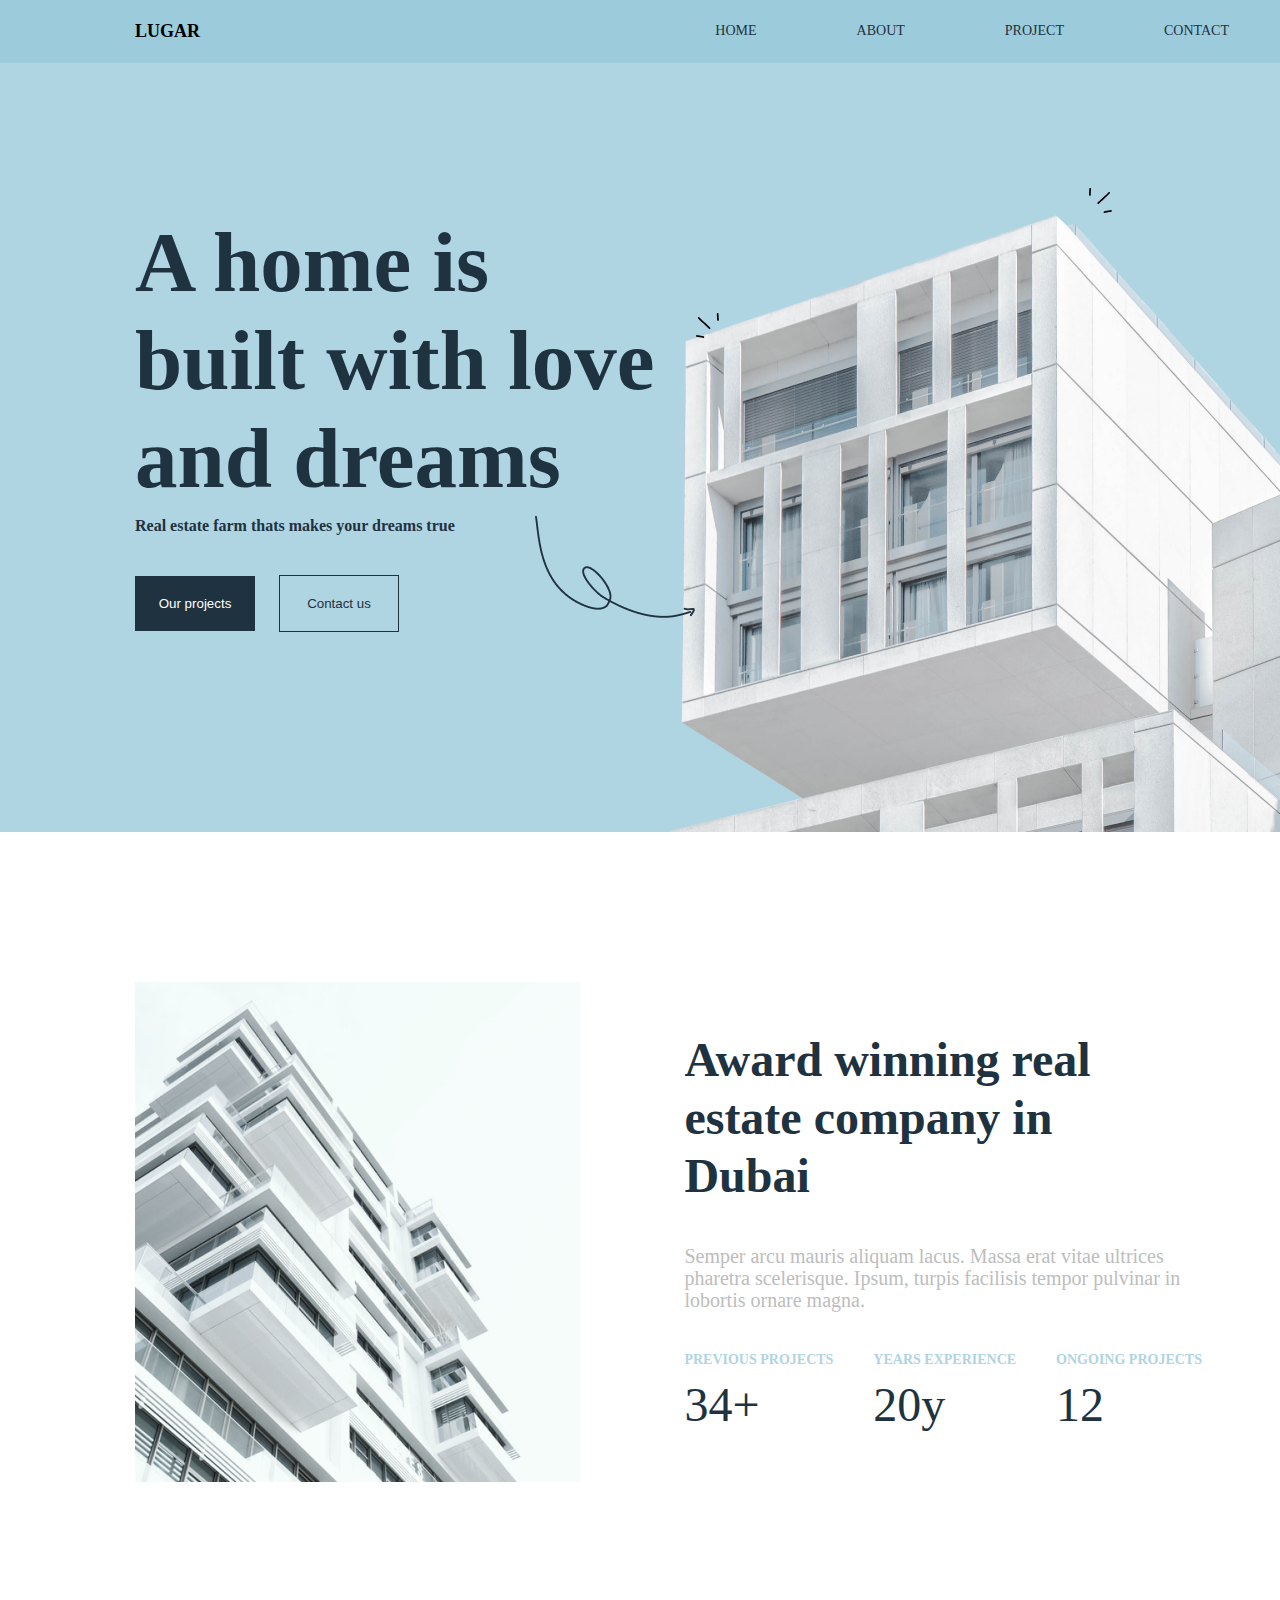
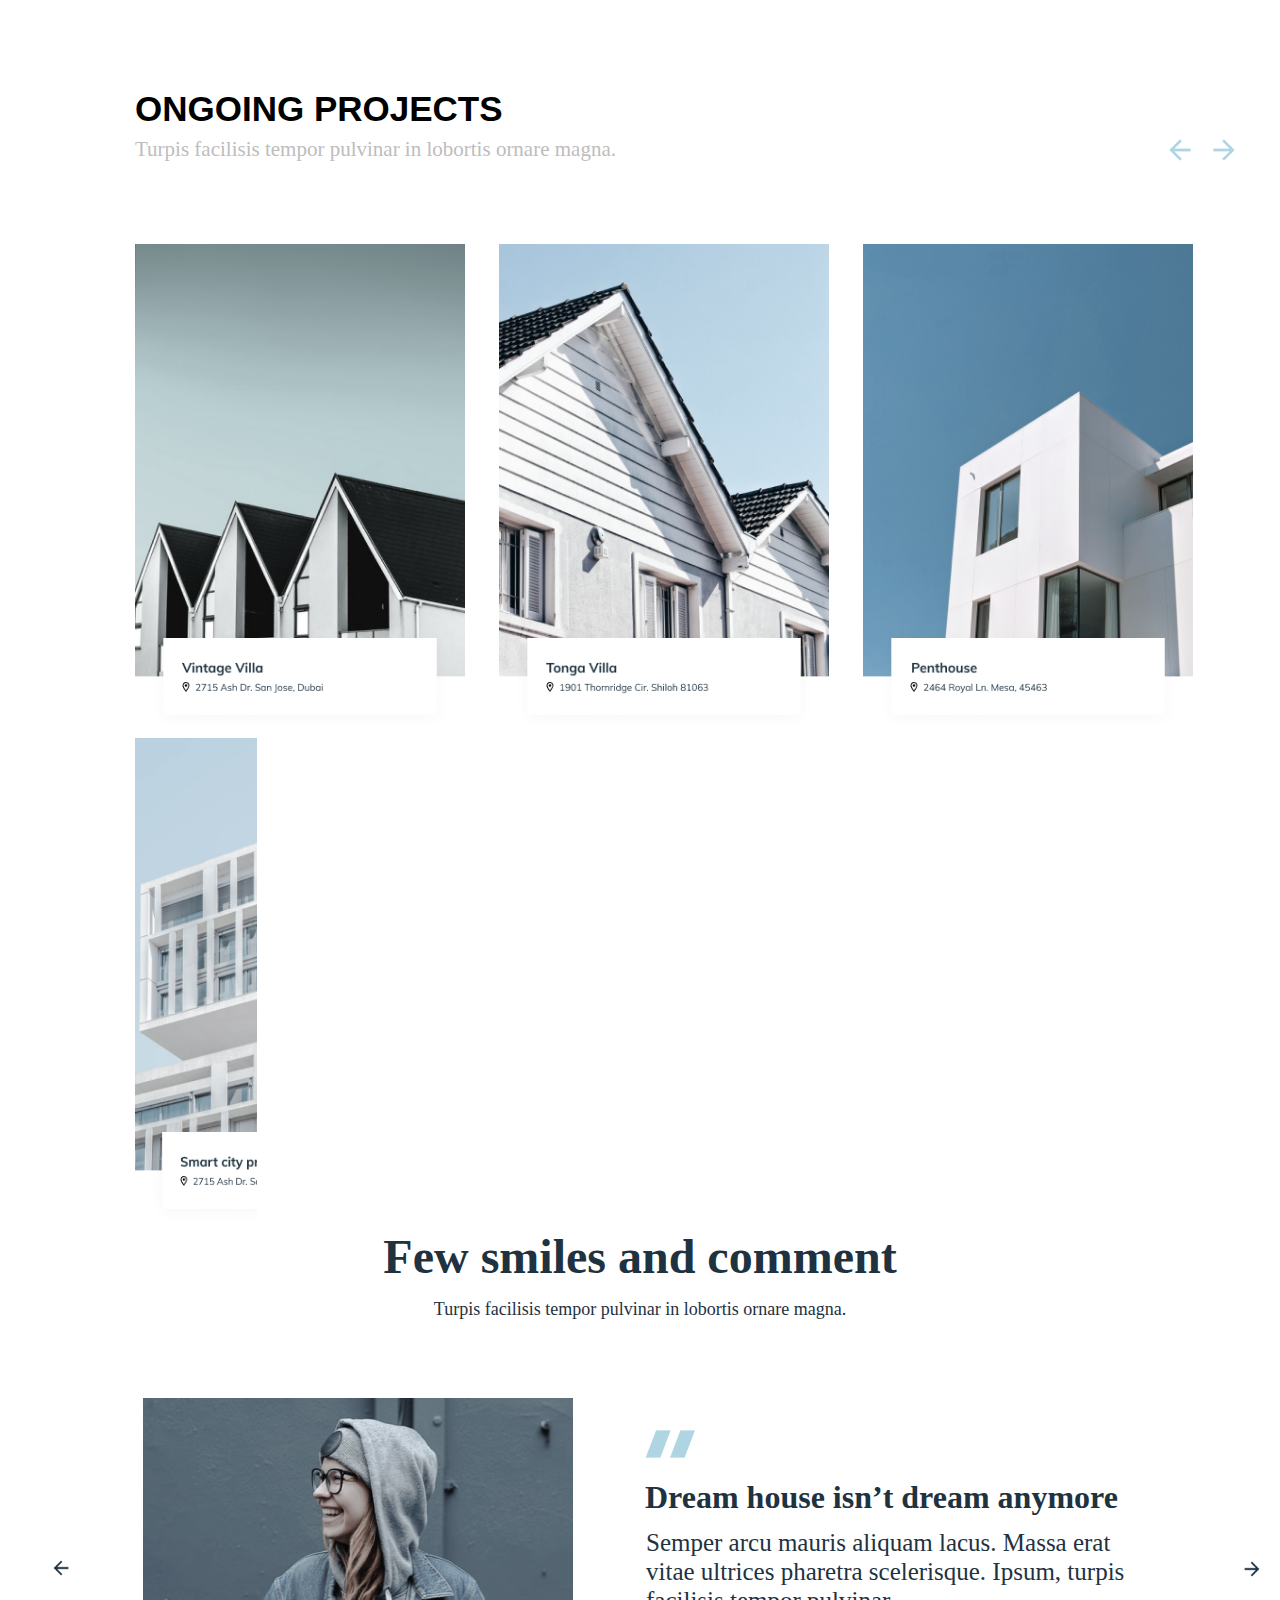
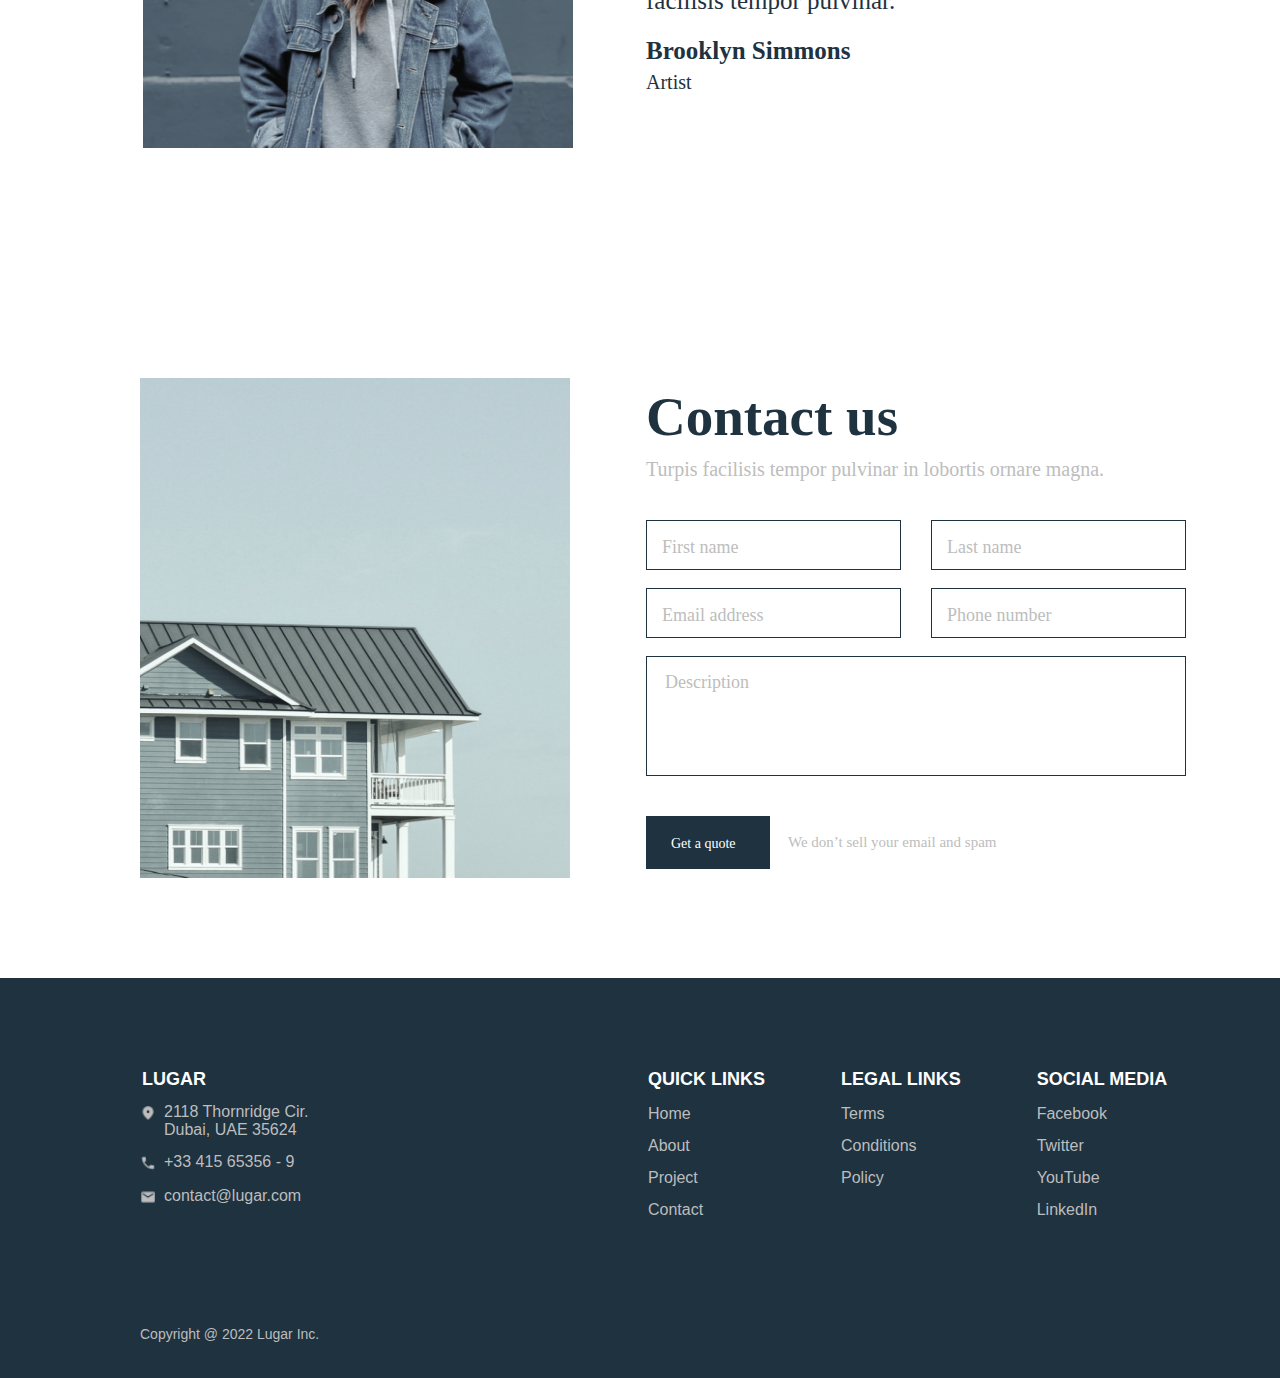
<file: index.html>
<html>
  <head> 
    <title>Estate project design</title>
    <link rel="stylesheet" href="style.css" type="text/css"/>
  </head>
  <body>
    <!--------------------page one tags-------------------------------->
    <div class="page1">
      <div class="headlist">
        <div class="frttitle"><li class="listfrt">LUGAR</li></div>
        <div class="listview">
        <li class="list">HOME</li>
        <li class="list">ABOUT</li>
        <li class="list">PROJECT</li>
        <li class="list">CONTACT</li>
        </div>
      </div>
      <div class="built">
        <div class="leftbld">
          <h1 class="headline">
            A home is  <br />
            built with love  <br />
            and dreams
          </h1>
          <img class="arrowimg" src="./images/arrow.png" />
          <h4 class="para">Real estate farm thats makes your dreams true</h4>
          <div class="btn">
            <button id="btn1">Our projects</button>
            <button id="btn2">Contact us</button>
          </div>
        </div>
        <div class="rightbld">
          <img class="leftslh" src="./images/leftslash.png" />
          <img class="rightslh" src="./images/rightslash.png" />
          <img class="buildimg" src="./images/build.png" />
        </div>
      </div>
    </div>

    <!--------------------page second tags-------------------------------->

    <div class="page2">
      <div class="leftpart">
        <img class="leftimgbld" src="./images/left build.png" />
      </div>
      <div class="rightpart">
        <h1 class="estatedubai">
          Award winning real <br />
          estate company in <br />
          Dubai
        </h1>
        <h4 class="estatepara">
          Semper arcu mauris aliquam lacus. Massa erat vitae ultrices <br />
          pharetra scelerisque. Ipsum, turpis facilisis tempor pulvinar in
          <br />
          lobortis ornare magna.
        </h4>
        <div class="companydts">
          <div>
            <h4 class="pre">PREVIOUS PROJECTS</h4>
            <h1 class="frtnum">34+</h1>
          </div>
          <div>
            <h4 class="pre year">YEARS EXPERIENCE</h4>
            <h1 class="frtnum yearnum">20y</h1>
          </div>
          <div>
            <h4 class="pre exp">ONGOING PROJECTS</h4>
            <h1 class="frtnum expnum">12</h1>
          </div>
        </div>
      </div>
    </div>

    <!--------------------page third tags-------------------------------->

    <div class="page3">
      <div class="leftpropara">
      <h1 class="gopjt">ONGOING PROJECTS</h1>
      <h4 class="magna">
        Turpis facilisis tempor pulvinar in lobortis ornare magna.
      </h4>
      </div>
      <img class="doublearw" src="./images/doublearrow.png" />
      <div class="allcard">
        <img class="card1" src="./images/Card 1.png" />
        <img class="card1" src="./images/Card 2.png" />
        <img class="card1" src="./images/Card 3.png" />
        <img class="card2" src="./images/Card 4.png" />
      </div>
    </div>

    <!--------------------page fourth tags-------------------------------->

    <div class="page4">
      <h1 class="cmthead">Few smiles and comment</h1>
      <h4 class="temp">
        Turpis facilisis tempor pulvinar in lobortis ornare magna.
      </h4>
    </div>

    <div class="imagerow">
      <div class="left4">
        <img class="backarw" src="./images/arrow-back.png" />
        <img class="girlimg" src="./images/girl.png" />
      </div>
      <div class="right4">
        <img class="slhtwo" src="./images/slashtwo.png" />
        <h1 class="drmhome">Dream house isn’t dream anymore</h1>
        <h4 class="temppara">
          Semper arcu mauris aliquam lacus. Massa erat <br />
          vitae ultrices pharetra scelerisque. Ipsum, turpis
          <img class="frwordarw" src="./images/arrow-forward.png" /> <br />
          facilisis tempor pulvinar.
        </h4>
        <h2 class="sim">Brooklyn Simmons</h2>
        <h3 class="Art">Artist</h3>
      </div>
    </div>

    <!--------------------page fifth tags-------------------------------->

    <div class="page5">
      <div class="lefthomepart">
        <img class="lefthome" src="./images/lefthome.png" />
      </div>
      <div class="Contactpart">
        <h1 class="Contactpara">Contact us</h1>
        <h4 class="paracon">
          Turpis facilisis tempor pulvinar in lobortis ornare magna.
        </h4>
        <button class="frtname">First name</button>
        <button class="frtname">Last name</button>
        <button class="frtname">Email address</button>
        <button class="frtname">Phone number</button>
        <button class="desc">Description</button>
        <div class="getpara">
          <button class="quote">Get a quote</button>
          <h4 class="spam">We don’t sell your email and spam</h4>
        </div>
      </div>
    </div>

    <!--------------------page sixth tags-------------------------------->

    <div class="page6">
      <div class="firstheadall">
        <h2 class="footerhead">LUGAR</h2>
        <div class="identify">
          <img class="locate" src="./images/location.png" />
          <h3 class="address">
            2118 Thornridge Cir.<br />
            Dubai, UAE 35624
          </h3>
        </div>
        <div class="identify">
          <img class="locate phone" src="./images/phone.png" />
          <h3 class="address callno">+33 415 65356 - 9</h3>
        </div>
        <div class="identify">
          <img class="locate email" src="./images/email.png" />
          <h3 class="address emailid">contact@lugar.com</h3>
        </div>
        <h3 class="copyright">Copyright @ 2022 Lugar Inc.</h3>
      </div>

      <div class="secondheadall">
        <div class="link1">
          <h2 class="footerhead quick">QUICK LINKS</h2>
          <h3 class="subname">Home</h3>
          <h3 class="subname">About</h3>
          <h3 class="subname">Project</h3>
          <h3 class="subname">Contact</h3>
        </div>

        <div class="link1">
          <h2 class="footerhead legal">LEGAL LINKS</h2>
          <h3 class="subname llink">Terms</h3>
          <h3 class="subname llink">Conditions</h3>
          <h3 class="subname llink">Policy</h3>
        </div>

        <div class="link1">
          <h2 class="footerhead legal">SOCIAL MEDIA</h2>
          <h3 class="subname llink">Facebook</h3>
          <h3 class="subname llink">Twitter</h3>
          <h3 class="subname llink">YouTube</h3>
          <h3 class="subname llink">LinkedIn</h3>
        </div>
      </div>
    </div>
  </body>
</html>
</file>
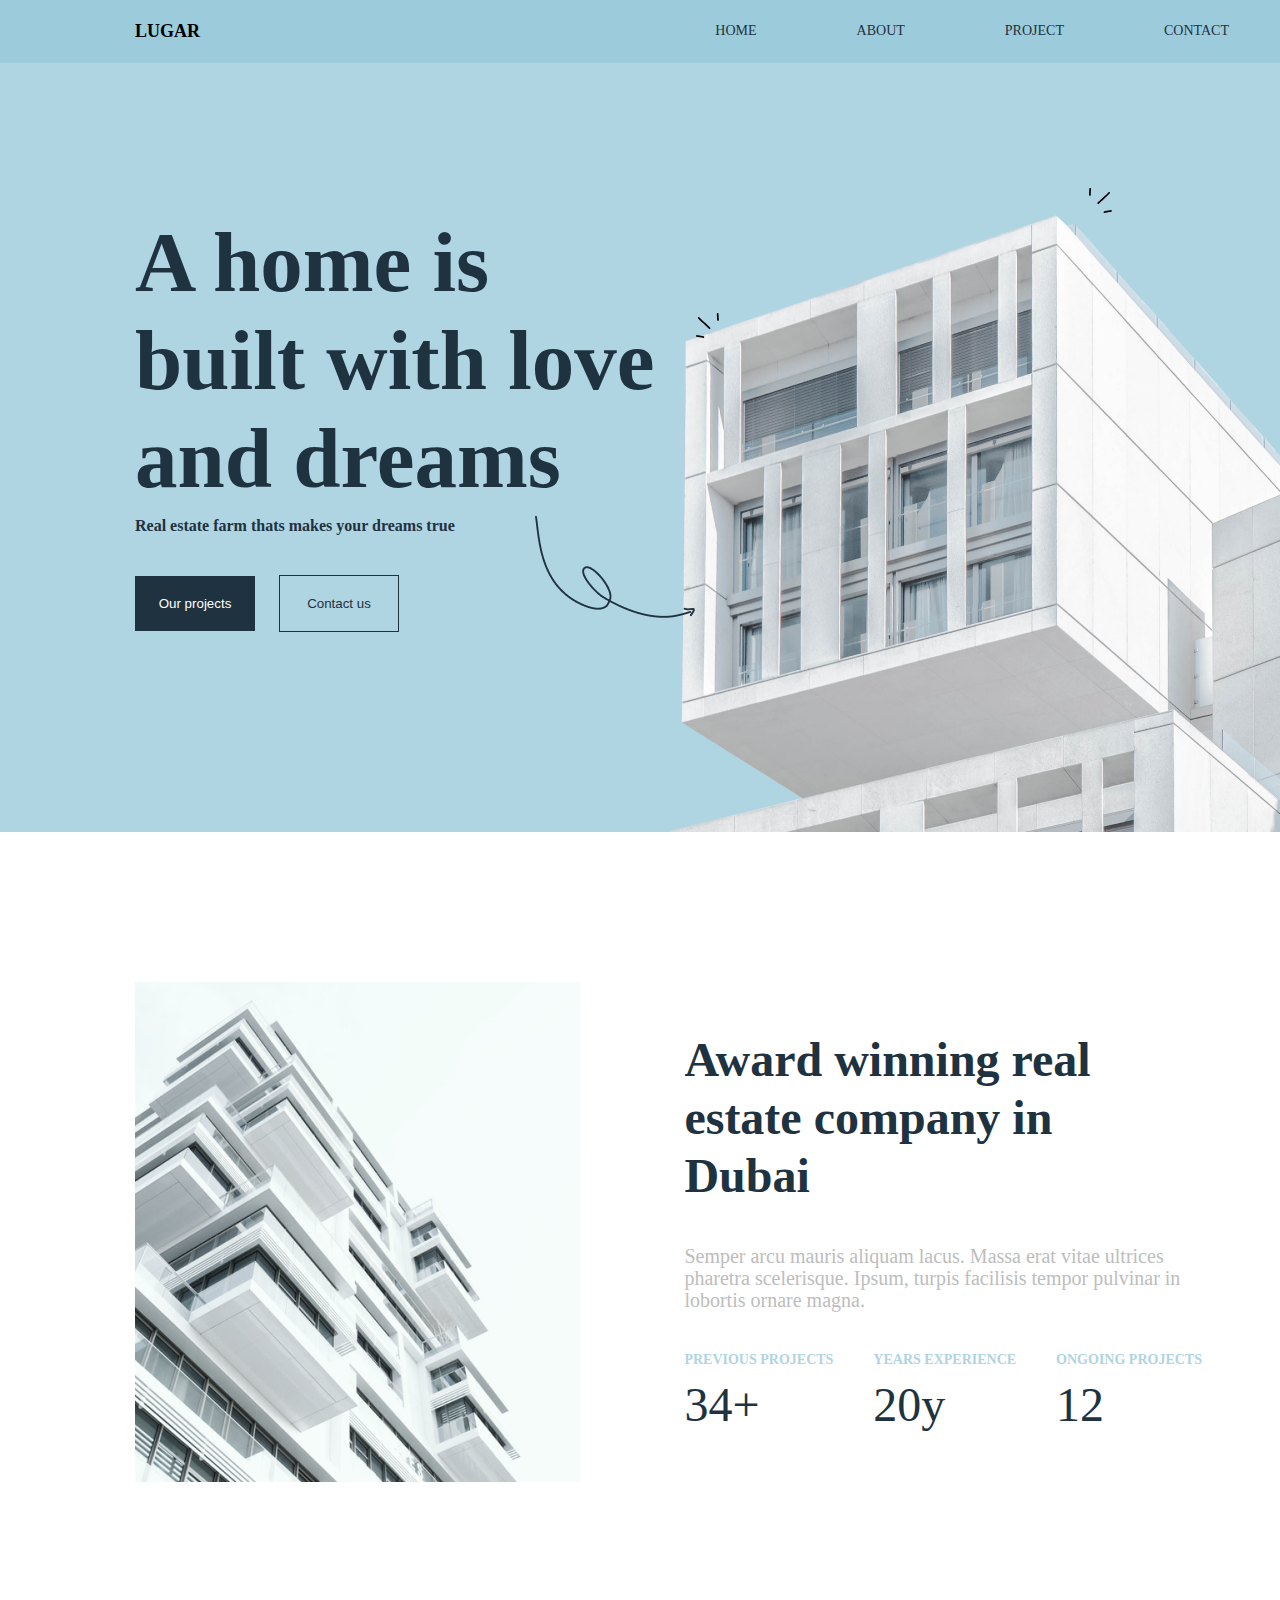
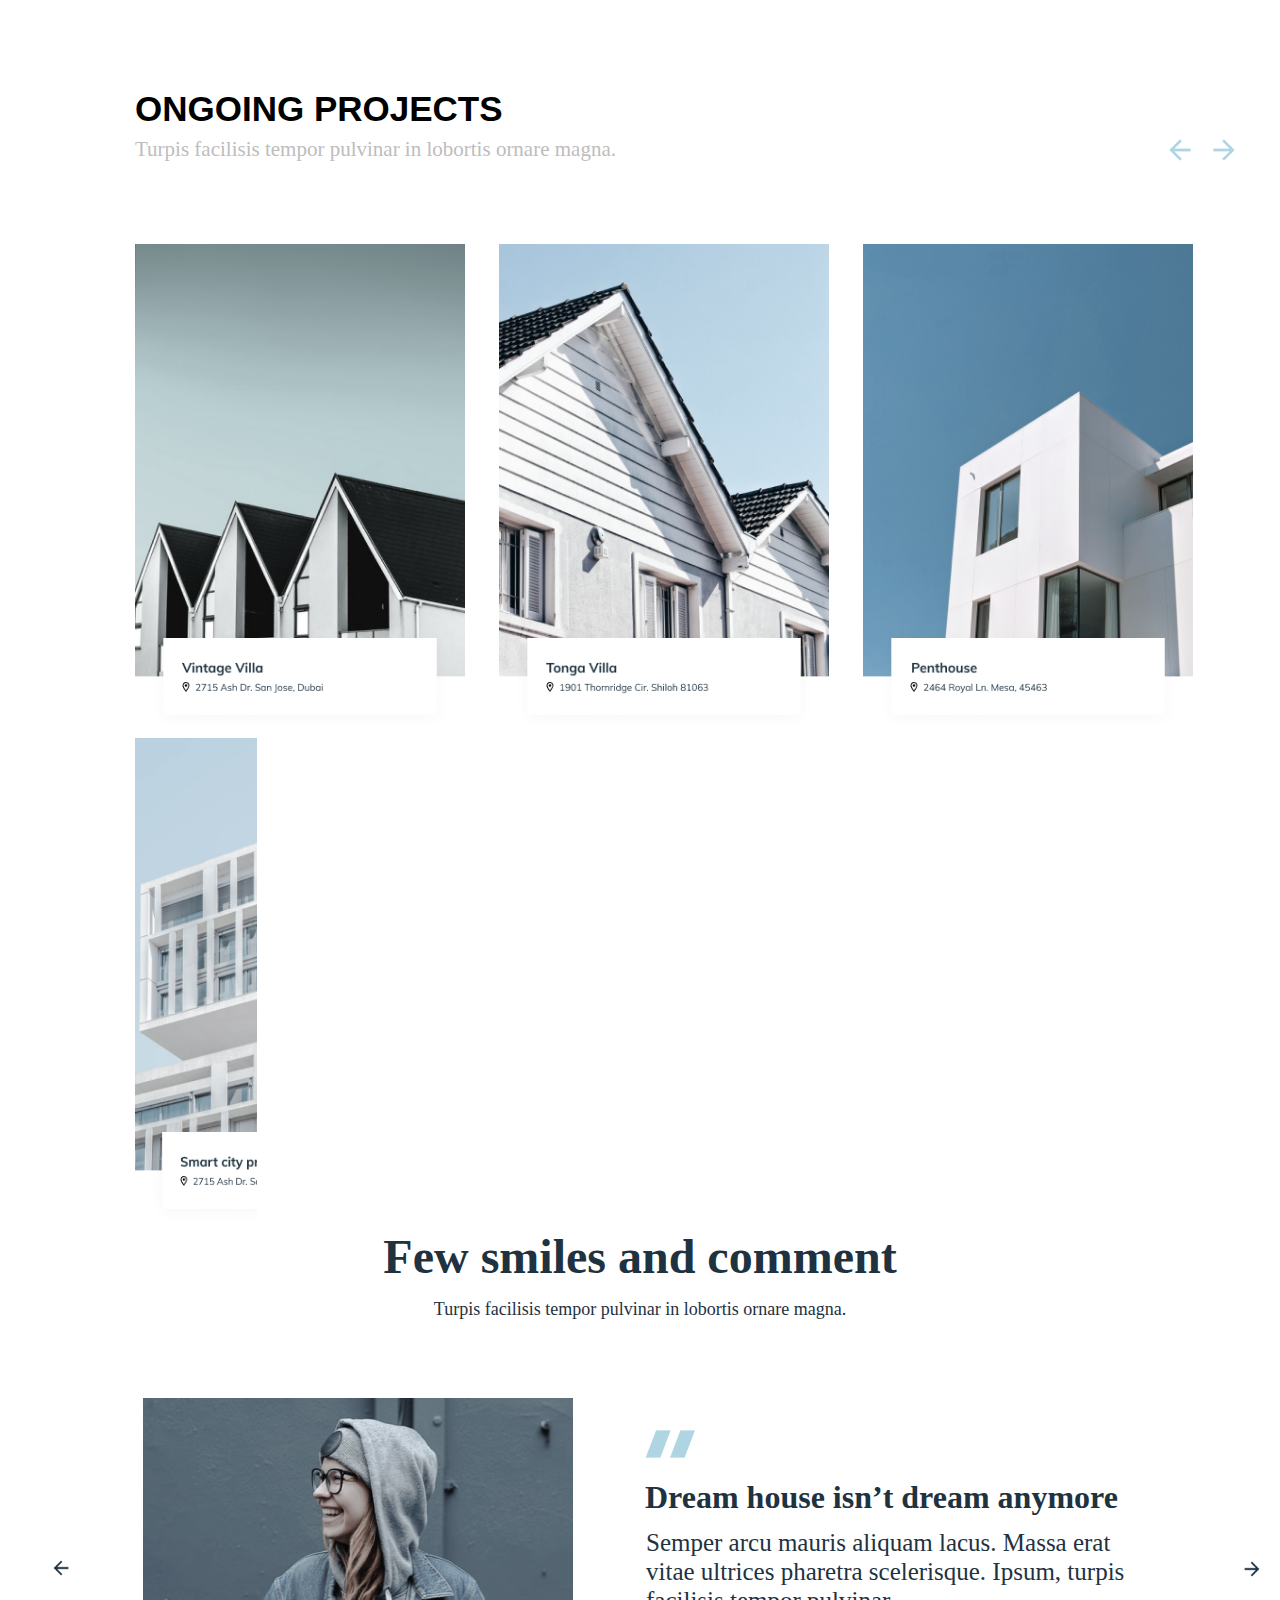
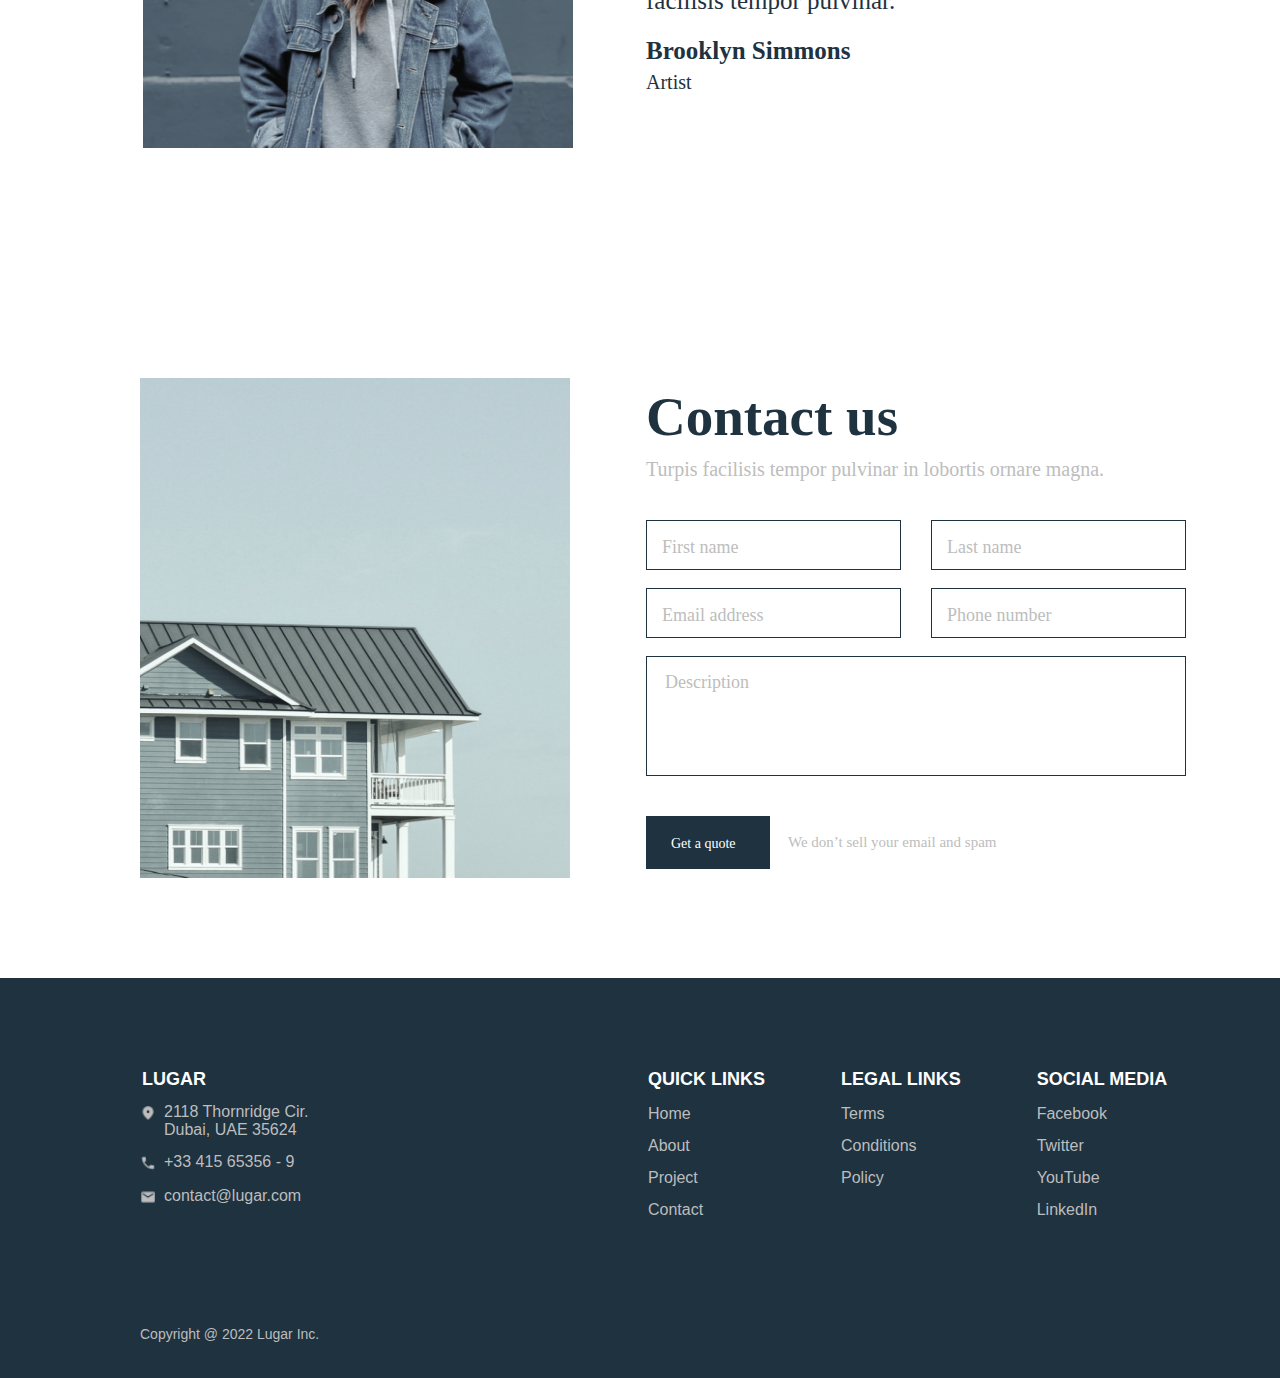
<file: design1.html>
<html>
  <head>
    <title>Estate project design</title>
    <link rel="stylesheet" href="Estate.css" type="text/css"/>
  </head>
  <body>
    <!--------------------page one tags-------------------------------->
    <div class="page1">
      <div class="headlist">
        <div class="frttitle"><li class="listfrt">LUGAR</li></div>
        <div class="listview">
        <li class="list">HOME</li>
        <li class="list">ABOUT</li>
        <li class="list">PROJECT</li>
        <li class="list">CONTACT</li>
        </div>
      </div>
      <div class="built">
        <div class="leftbld">
          <h1 class="headline">
            A home is  <br />
            built with love  <br />
            and dreams
          </h1>
          <img class="arrowimg" src="./images/arrow.png" />
          <h4 class="para">Real estate farm thats makes your dreams true</h4>
          <div class="btn">
            <button id="btn1">Our projects</button>
            <button id="btn2">Contact us</button>
          </div>
        </div>
        <div class="rightbld">
          <img class="leftslh" src="./images/leftslash.png" />
          <img class="rightslh" src="./images/rightslash.png" />
          <img class="buildimg" src="./images/build.png" />
        </div>
      </div>
    </div>

    <!--------------------page second tags-------------------------------->

    <div class="page2">
      <div class="leftpart">
        <img class="leftimgbld" src="./images/left build.png" />
      </div>
      <div class="rightpart">
        <h1 class="estatedubai">
          Award winning real <br />
          estate company in <br />
          Dubai
        </h1>
        <h4 class="estatepara">
          Semper arcu mauris aliquam lacus. Massa erat vitae ultrices <br />
          pharetra scelerisque. Ipsum, turpis facilisis tempor pulvinar in
          <br />
          lobortis ornare magna.
        </h4>
        <div class="companydts">
          <div>
            <h4 class="pre">PREVIOUS PROJECTS</h4>
            <h1 class="frtnum">34+</h1>
          </div>
          <div>
            <h4 class="pre year">YEARS EXPERIENCE</h4>
            <h1 class="frtnum yearnum">20y</h1>
          </div>
          <div>
            <h4 class="pre exp">ONGOING PROJECTS</h4>
            <h1 class="frtnum expnum">12</h1>
          </div>
        </div>
      </div>
    </div>

    <!--------------------page third tags-------------------------------->

    <div class="page3">
      <div class="leftpropara">
      <h1 class="gopjt">ONGOING PROJECTS</h1>
      <h4 class="magna">
        Turpis facilisis tempor pulvinar in lobortis ornare magna.
      </h4>
      </div>
      <img class="doublearw" src="./images/doublearrow.png" />
      <div class="allcard">
        <img class="card1" src="./images/Card 1.png" />
        <img class="card1" src="./images/Card 2.png" />
        <img class="card1" src="./images/Card 3.png" />
        <img class="card2" src="./images/Card 4.png" />
      </div>
    </div>

    <!--------------------page fourth tags-------------------------------->

    <div class="page4">
      <h1 class="cmthead">Few smiles and comment</h1>
      <h4 class="temp">
        Turpis facilisis tempor pulvinar in lobortis ornare magna.
      </h4>
    </div>

    <div class="imagerow">
      <div class="left4">
        <img class="backarw" src="./images/arrow-back.png" />
        <img class="girlimg" src="./images/girl.png" />
      </div>
      <div class="right4">
        <img class="slhtwo" src="./images/slashtwo.png" />
        <h1 class="drmhome">Dream house isn’t dream anymore</h1>
        <h4 class="temppara">
          Semper arcu mauris aliquam lacus. Massa erat <br />
          vitae ultrices pharetra scelerisque. Ipsum, turpis
          <img class="frwordarw" src="./images/arrow-forward.png" /> <br />
          facilisis tempor pulvinar.
        </h4>
        <h2 class="sim">Brooklyn Simmons</h2>
        <h3 class="Art">Artist</h3>
      </div>
    </div>

    <!--------------------page fifth tags-------------------------------->

    <div class="page5">
      <div class="lefthomepart">
        <img class="lefthome" src="./images/lefthome.png" />
      </div>
      <div class="Contactpart">
        <h1 class="Contactpara">Contact us</h1>
        <h4 class="paracon">
          Turpis facilisis tempor pulvinar in lobortis ornare magna.
        </h4>
        <button class="frtname">First name</button>
        <button class="frtname">Last name</button>
        <button class="frtname">Email address</button>
        <button class="frtname">Phone number</button>
        <button class="desc">Description</button>
        <div class="getpara">
          <button class="quote">Get a quote</button>
          <h4 class="spam">We don’t sell your email and spam</h4>
        </div>
      </div>
    </div>

    <!--------------------page sixth tags-------------------------------->

    <div class="page6">
      <div class="firstheadall">
        <h2 class="footerhead">LUGAR</h2>
        <div class="identify">
          <img class="locate" src="./images/location.png" />
          <h3 class="address">
            2118 Thornridge Cir.<br />
            Dubai, UAE 35624
          </h3>
        </div>
        <div class="identify">
          <img class="locate phone" src="./images/phone.png" />
          <h3 class="address callno">+33 415 65356 - 9</h3>
        </div>
        <div class="identify">
          <img class="locate email" src="./images/email.png" />
          <h3 class="address emailid">contact@lugar.com</h3>
        </div>
        <h3 class="copyright">Copyright @ 2022 Lugar Inc.</h3>
      </div>

      <div class="secondheadall">
        <div class="link1">
          <h2 class="footerhead quick">QUICK LINKS</h2>
          <h3 class="subname">Home</h3>
          <h3 class="subname">About</h3>
          <h3 class="subname">Project</h3>
          <h3 class="subname">Contact</h3>
        </div>

        <div class="link1">
          <h2 class="footerhead legal">LEGAL LINKS</h2>
          <h3 class="subname llink">Terms</h3>
          <h3 class="subname llink">Conditions</h3>
          <h3 class="subname llink">Policy</h3>
        </div>

        <div class="link1">
          <h2 class="footerhead legal">SOCIAL MEDIA</h2>
          <h3 class="subname llink">Facebook</h3>
          <h3 class="subname llink">Twitter</h3>
          <h3 class="subname llink">YouTube</h3>
          <h3 class="subname llink">LinkedIn</h3>
        </div>
      </div>
    </div>
  </body>
</html>
</file>
<file: style.css>
/* -----------------mobile view code css---------------------------------------------- */

@media (max-width:992px) {
    
    /* page 1 -------------------------------- */

    .page1 {
        width: 100%;
    }

    .headlist {
        width: 100%;
        display: flex;
        flex-direction: column;
        background-color: #AFD4E2;
    }

    .listview {
        padding-left: 50px;
    }

    .frttitle:hover {
        color: white;
        font-weight: bolder;
        font-size: 25px;
        cursor: pointer;
    }

    .list:hover {
        color: blue;
        font-weight: bolder;
        cursor: pointer;
    }

    .built {
        width: 100%;
        display: flex;
        flex-direction: column;
    }

    .leftbld {
        width: 100%;
        display: flex;
        flex-direction: column;
        margin-top: -30px;
    }


    .headline {
        width: 100%;
    }

    .arrowimg {
        display: none;
    }

    .btn {
        width: 100%;
    }

    #btn1:hover {
        color: #1E3240;
        background-color: white;
        font-weight: bolder;
        cursor: pointer;
    }

    #btn2:hover {
        color: #1E3240;
        background-color: white;
        font-weight: bold;
        cursor: pointer;
    }

    .rightbld {
        width: 100%;

    }

    .rightslh {
        display: none;
    }

    .leftslh {
        display: none;
    }

    .buildimg {
        width: 900px;
        margin-right: -245px;
    }

/* page 2 -------------------------------- */

    .page2 {
        width: 100%;
        display: flex;
        flex-direction: column;
    }

    .leftpart {
        width: 100%;
        margin-left: 150px;
        margin-top: -100px;
    }

    .leftimgbld {
        width: 100%;
    }

    .rightpart {
        width: 100%;
        display: grid;
        margin-left: 170px;
        margin-top: -300px;
    }

    .estatedubai {
        width: 100%;
    }

/* page 3 -------------------------------- */

    .page3 {
        width: 100%;
        overflow: hidden;
    }

    .leftpropara {
        width: 100%;
        margin-left: 95px;
        overflow: hidden;
    }

    .doublearw {
        display: none;
    }

    .card1 {
        width: 100%;
        margin-left: 0px;
        overflow: hidden;
    }

    .card2 {
        width: 330px;
        height: 490px;
    }

/* page 4 -------------------------------- */

    .page4 {
        width: 100%;
        display: flex;
        flex-direction: column;
    }

    .cmthead {
        width: 100%;
    }

    .temp {
        width: 100%;
    }

    .backarw {
        display: none;
    }

    .girlimg {
        width: 100%;
        float: right;
    }

    .left4 {
        width: 100%;
        margin-left: 210px;
        margin-top: 40px;
    }

    .right4 {
        width: 100%;
        margin-top: 400px;
        margin-left: -430px;
    }

    .slhtwo {
        display: none;
    }

    .frwordarw {
        display: none;
    }

/* page 5 -------------------------------- */

    .page5 {
        width: 100%;
        display: flex;
        flex-direction: column;
    }

    .lefthomepart {
        width: 100%;
        margin-left: 130px;
        margin-top: -10px;
    }

    .Contactpart {
        width: 100%;
        display: grid;
        margin-left: 270px;
        margin-top: -100px;
    }

    .desc {
        width: 100%;
    }

/* page 6 -------------------------------- */

    .page6 {
        width: 100%;
        overflow: hidden;
    }

    .firstheadall {
        width: 100%;
    }

    .secondheadall {
        width: 100%;
    }
}

/* ---------------desktop view code css------------------------------------- */

@media (min-width:991px) {
    .page1 {
        width: 100%;
    }

    .page2 {
        width: 100%;
    }

    .page3 {
        width: 100%;
    }

    .page4 {
        width: 100%;
    }

    .page5 {
        width: 100%;
    }

    .page6 {
        width: 100%;
    }
}

/* ---------------------overall design css----------------------------------- */

* {
    padding: 0;
    margin: 0;
    box-sizing: border-box;
}

/* --------------------page one design---------------------------- */
.page1 {
    background-color: #AFD4E2;
    width: auto;
    height: auto;
}

.frttitle {
    width: 50%;
    list-style: none;
    padding: 20px 135px;
    font-family: Mulish;
    font-size: 18px;
    font-weight: 700;
    line-height: 23px;
    letter-spacing: 0em;
    text-align: left;
}

.listview {
    width: 50%;
    list-style: none;
    display: flex;
    margin-left: 40px;
}

.headlist {
    width: 100%;
    background-color: rgba(103, 179, 201, 0.247);
    display: flex;
}

.list {
    font-family: Mulish;
    font-size: 14px;
    font-weight: 400;
    line-height: 18px;
    letter-spacing: 0em;
    text-align: left;
    color: #1E3240;
    padding: 22px 50px;
}

.built {
    color: #1E3240;
    width: 100%;
    height: auto;
    margin-top: 0px;
    display: flex;
}

.leftbld {
    width: 52%;
    height: auto;
}

.headline {
    margin-left: 135px;
    margin-top: 150px;
    font-size: 85px;
}

.leftslh {
    position: absolute;
    margin-left: 30px;
    margin-top: 250px;
}

.rightslh {
    position: absolute;
    margin-left: 423px;
    margin-top: 125px;
}

.para {
    margin-left: 135px;
    padding: 10px 0px;
    font-family: Mulish;
}

.btn {
    margin-left: 135px;
    padding-top: 30px;
}

#btn1 {
    background-color: #1E3240;
    padding: 20px;
    width: 120px;
    margin-right: 20px;
    color: white;
    border: none;
}

#btn2 {
    padding: 20px;
    width: 120px;
    background-color: #AFD4E2;
    color: #1E3240;
    border: 1px solid #1E3240;
}

.arrowimg {
    margin-left: 535px;
    position: absolute;
    margin-top: -20px;
}

.rightbld {
    width: 48%;
    height: auto;
}

.buildimg {
    float: right;
    margin-top: -5%;
}

/* --------------------page second design---------------------------- */
.page2 {
    background-color: white;
    width: 100%;
    height: auto;
    display: flex;
}

.leftpart {
    width: 48%;
}

.leftimgbld {
    width: 445px;
    height: 500px;
    margin: 150px 0px 150px 135px;
}

.rightpart {
    width: 52%;
}

.estatedubai {
    color: #1E3240;
    font-family: Mulish;
    font-size: 48px;
    font-weight: 700;
    line-height: 58px;
    letter-spacing: 0em;
    text-align: left;
    margin: 199px 165px 40px 70px;
}

.estatepara {
    color: #BDBDBD;
    font-family: Mulish;
    font-size: 20px;
    font-weight: 400;
    line-height: 22px;
    letter-spacing: 0em;
    text-align: left;
    margin: 0px 0px 40px 70px;
}

.companydts {
    display: flex;
}

.pre {
    color: #AFD4E2;
    font-family: Mulish;
    font-size: 14px;
    font-weight: 700;
    line-height: 17px;
    letter-spacing: 0em;
    text-align: left;
    margin: 0px 40px 8px 70px;
}

.frtnum {
    color: #1E3240;
    font-family: Mulish;
    font-size: 48px;
    font-weight: 300;
    line-height: 58px;
    letter-spacing: 0em;
    text-align: left;
    margin: 0px 59px 0px 70px;
}

.year {
    margin: 0px 40px 8px 0px;
}

.yearnum {
    margin: 0px;
}

.exp {
    margin: 0px 40px 8px 0px;
}

.expnum {
    margin: 0px;
}

/* --------------------page third design---------------------------- */
.page3 {
    background-color: white;
    width: 100%;
    height: auto;
}

.gopjt {
    font-family: 'Segoe UI', Tahoma, Geneva, Verdana, sans-serif;
    font-size: 35px;
    font-weight: 700;
    line-height: 58px;
    letter-spacing: 0em;
    text-align: left;
    padding: 48px 0px 0px 135px;
}

.magna {
    color: #BDBDBD;
    font-family: Mulish;
    font-size: 21px;
    font-weight: 400;
    line-height: 22px;
    letter-spacing: 0em;
    text-align: left;
    padding: 0px 0px 84px 135px;
}

.doublearw {
    width: 76px;
    height: 32px;
    float: right;
    margin: -110px 40px 0px 0px;
}

.allcard {
    margin-left: 135px;
}

.card1 {
    width: 330px;
    height: 490px;
    margin-right: 30px;
}

.card2 {
    width: 122px;
    height: 490px;
}

/* --------------------page forth design---------------------------- */
.page4 {
    background-color: white;
    width: 100%;
    height: auto;
}

.cmthead {
    color: #1E3240;
    font-family: Mulish;
    font-size: 48px;
    font-weight: 700;
    line-height: 58px;
    letter-spacing: 0em;
    text-align: center;
    padding: 0px 165px 12px 165px;
}

.temp {
    color: #1E3240;
    font-family: Mulish;
    font-size: 18px;
    font-weight: 400;
    line-height: 22px;
    letter-spacing: 0em;
    text-align: center;
    padding: 0px 165px 0px 165px;
}

.imagerow {
    background-color: white;
    width: 100%;
    height: auto;
    display: flex;
}

.left4 {
    width: 50%;
    height: auto;
}

.backarw {
    width: 22px;
    height: 22px;
    margin: 237px 67px 295px 50px;
}

.girlimg {
    width: 430px;
    height: 350px;
    margin: 0px 0px 126px 0px;
}

.right4 {
    width: 50%;
    height: auto;
}

.slhtwo {
    width: 50px;
    height: 28px;
    float: left;
    margin: 110px 655px 19px 5px;
}

.drmhome {
    color: #1E3240;
    font-family: Mulish;
    font-size: 32px;
    font-weight: 700;
    line-height: 40px;
    letter-spacing: 0em;
    text-align: left;
    padding: 5px;
}

.temppara {
    color: #1E3240;
    font-family: Mulish;
    font-size: 25px;
    font-weight: 300;
    line-height: 29px;
    letter-spacing: 0em;
    text-align: left;
    padding: 6px;
}

.frwordarw {
    width: 22px;
    height: 22px;
    margin: 0px 0px 0px 110px;
}

.sim {
    color: #1E3240;
    font-family: Mulish;
    font-size: 25px;
    font-weight: 600;
    line-height: 29px;
    letter-spacing: 0em;
    text-align: left;
    padding: 15px 0px 0px 6px;
}

.Art {
    color: #1E3240;
    font-family: Mulish;
    font-size: 20px;
    font-weight: 400;
    line-height: 22px;
    letter-spacing: 0em;
    text-align: left;
    padding: 6px;
}

/* --------------------page fifth design---------------------------- */
.page5 {
    background-color: white;
    width: 100%;
    height: auto;
    display: flex;
}

.lefthomepart {
    background-color: white;
    width: 50%;
    height: auto;
}

.lefthome {
    width: 430px;
    height: 500px;
    margin: 100px 0px 100px 140px;
}

.Contactpart {
    background-color: white;
    width: 50%;
    height: auto;
}

.Contactpara {
    color: #1E3240;
    font-family: Mulish;
    font-size: 55px;
    font-weight: 700;
    line-height: 58px;
    letter-spacing: 0em;
    text-align: left;
    padding: 110px 165px 12px 6px;
}

.paracon {
    color: #BDBDBD;
    font-family: Mulish;
    font-size: 20px;
    font-weight: 400;
    line-height: 22px;
    letter-spacing: 0em;
    text-align: left;
    padding: 0px 165px 40px 6px;
}

.frtname {
    color: #BDBDBD;
    background-color: white;
    width: 255px;
    height: 50px;
    font-family: Mulish;
    font-size: 18px;
    font-weight: 400;
    line-height: 22px;
    letter-spacing: 0em;
    text-align: left;
    padding: 15px;
    margin: 0px 20px 18px 6px;
    border: 1px solid #1E3240;
}

.desc {
    color: #BDBDBD;
    background-color: white;
    width: 540px;
    height: 120px;
    font-family: Mulish;
    font-size: 18px;
    font-weight: 400;
    line-height: 22px;
    letter-spacing: 0em;
    text-align: left;
    padding: 14px 427px 84px 18px;
    margin: 0px 30px 0px 6px;
    border: 1px solid #1E3240;
}

.getpara {
    display: flex;
}

.quote {
    background-color: #1E3240;
    color: white;
    width: 124px;
    height: 53px;
    padding: 18px 24px 18px 24px;
    font-family: Mulish;
    font-size: 14px;
    font-weight: 400;
    line-height: 17px;
    letter-spacing: 0em;
    text-align: left;
    border: 1px solid #1E3240;
    margin: 40px 18px 0px 6px;
}

.spam {
    color: #BDBDBD;
    font-family: Mulish;
    font-size: 15px;
    font-weight: 400;
    line-height: 15px;
    letter-spacing: 0em;
    text-align: left;
    margin: 59px 0px 128px 0px;
}

/* --------------------page sixth design---------------------------- */
.page6 {
    background-color: #1E3240;
    width: 100%;
    height: 400px;
    display: flex;
}

.firstheadall {
    width: 50%;
    height: auto;
}

.footerhead {
    color: white;
    font-family: 'Segoe UI', Tahoma, Geneva, Verdana, sans-serif;
    font-size: 18px;
    font-weight: 700;
    line-height: 23px;
    letter-spacing: 0em;
    text-align: left;
    padding: 90px 0px 12px 142px;
}

.identify {
    display: flex;
}

.locate {
    width: 16px;
    height: 16px;
    margin: 2px 8px 32px 140px;
}

.address {
    color: #BDBDBD;
    font-family: 'Segoe UI', Tahoma, Geneva, Verdana, sans-serif;
    font-size: 16px;
    font-weight: 400;
    line-height: 18px;
    letter-spacing: 0em;
    text-align: left;
    margin: 0px 0px 12px 0px;
}

.phone {
    margin: 2px 8px 16px 140px;
}

.callno {
    margin: 0px 0px 12px 0px;
}

.email {
    margin: 2px 8px 121px 140px;
}

.emailid {
    margin: 0px 0px 119px 0px;
}

.copyright {
    color: #BDBDBD;
    font-family: 'Segoe UI', Tahoma, Geneva, Verdana, sans-serif;
    font-size: 14px;
    font-weight: 400;
    line-height: 16px;
    letter-spacing: 0em;
    text-align: left;
    margin: 0px 0px 45px 140px;
}

.secondheadall {
    width: 50%;
    height: auto;
    display: flex;
}

.quick {
    padding: 90px 0px 12px 8px;
}

.legal {
    padding: 90px 0px 12px 76px;
}

.media {
    padding: 90px 0px 12px 76px;
}

.subname {
    color: #BDBDBD;
    font-family: 'Segoe UI', Tahoma, Geneva, Verdana, sans-serif;
    font-size: 16px;
    font-weight: 400;
    line-height: 18px;
    letter-spacing: 0em;
    text-align: left;
    padding: 2px 0px 12px 8px;
}

.llink {
    padding: 2px 0px 12px 76px;
}
</file>
<file: Estate.css>
/* -----------------mobile view code css---------------------------------------------- */

@media (max-width:992px) {
    
    /* page 1 -------------------------------- */

    .page1 {
        width: 100%;
    }

    .headlist {
        width: 100%;
        display: flex;
        flex-direction: column;
        background-color: #AFD4E2;
    }

    .listview {
        padding-left: 50px;
    }

    .frttitle:hover {
        color: white;
        font-weight: bolder;
        font-size: 25px;
        cursor: pointer;
    }

    .list:hover {
        color: blue;
        font-weight: bolder;
        cursor: pointer;
    }

    .built {
        width: 100%;
        display: flex;
        flex-direction: column;
    }

    .leftbld {
        width: 100%;
        display: flex;
        flex-direction: column;
        margin-top: -30px;
    }


    .headline {
        width: 100%;
    }

    .arrowimg {
        display: none;
    }

    .btn {
        width: 100%;
    }

    #btn1:hover {
        color: #1E3240;
        background-color: white;
        font-weight: bolder;
        cursor: pointer;
    }

    #btn2:hover {
        color: #1E3240;
        background-color: white;
        font-weight: bold;
        cursor: pointer;
    }

    .rightbld {
        width: 100%;

    }

    .rightslh {
        display: none;
    }

    .leftslh {
        display: none;
    }

    .buildimg {
        width: 900px;
        margin-right: -245px;
    }

/* page 2 -------------------------------- */

    .page2 {
        width: 100%;
        display: flex;
        flex-direction: column;
    }

    .leftpart {
        width: 100%;
        margin-left: 150px;
        margin-top: -100px;
    }

    .leftimgbld {
        width: 100%;
    }

    .rightpart {
        width: 100%;
        display: grid;
        margin-left: 170px;
        margin-top: -300px;
    }

    .estatedubai {
        width: 100%;
    }

/* page 3 -------------------------------- */

    .page3 {
        width: 100%;
        overflow: hidden;
    }

    .leftpropara {
        width: 100%;
        margin-left: 95px;
        overflow: hidden;
    }

    .doublearw {
        display: none;
    }

    .card1 {
        width: 100%;
        margin-left: 0px;
        overflow: hidden;
    }

    .card2 {
        width: 330px;
        height: 490px;
    }

/* page 4 -------------------------------- */

    .page4 {
        width: 100%;
        display: flex;
        flex-direction: column;
    }

    .cmthead {
        width: 100%;
    }

    .temp {
        width: 100%;
    }

    .backarw {
        display: none;
    }

    .girlimg {
        width: 100%;
        float: right;
    }

    .left4 {
        width: 100%;
        margin-left: 210px;
        margin-top: 40px;
    }

    .right4 {
        width: 100%;
        margin-top: 400px;
        margin-left: -430px;
    }

    .slhtwo {
        display: none;
    }

    .frwordarw {
        display: none;
    }

/* page 5 -------------------------------- */

    .page5 {
        width: 100%;
        display: flex;
        flex-direction: column;
    }

    .lefthomepart {
        width: 100%;
        margin-left: 130px;
        margin-top: -10px;
    }

    .Contactpart {
        width: 100%;
        display: grid;
        margin-left: 270px;
        margin-top: -100px;
    }

    .desc {
        width: 100%;
    }

/* page 6 -------------------------------- */

    .page6 {
        width: 100%;
        overflow: hidden;
    }

    .firstheadall {
        width: 100%;
    }

    .secondheadall {
        width: 100%;
    }
}

/* ---------------desktop view code css------------------------------------- */

@media (min-width:991px) {
    .page1 {
        width: 100%;
    }

    .page2 {
        width: 100%;
    }

    .page3 {
        width: 100%;
    }

    .page4 {
        width: 100%;
    }

    .page5 {
        width: 100%;
    }

    .page6 {
        width: 100%;
    }
}

/* ---------------------overall design css----------------------------------- */

* {
    padding: 0;
    margin: 0;
    box-sizing: border-box;
}

/* --------------------page one design---------------------------- */
.page1 {
    background-color: #AFD4E2;
    width: auto;
    height: auto;
}

.frttitle {
    width: 50%;
    list-style: none;
    padding: 20px 135px;
    font-family: Mulish;
    font-size: 18px;
    font-weight: 700;
    line-height: 23px;
    letter-spacing: 0em;
    text-align: left;
}

.listview {
    width: 50%;
    list-style: none;
    display: flex;
    margin-left: 40px;
}

.headlist {
    width: 100%;
    background-color: rgba(103, 179, 201, 0.247);
    display: flex;
}

.list {
    font-family: Mulish;
    font-size: 14px;
    font-weight: 400;
    line-height: 18px;
    letter-spacing: 0em;
    text-align: left;
    color: #1E3240;
    padding: 22px 50px;
}

.built {
    color: #1E3240;
    width: 100%;
    height: auto;
    margin-top: 0px;
    display: flex;
}

.leftbld {
    width: 52%;
    height: auto;
}

.headline {
    margin-left: 135px;
    margin-top: 150px;
    font-size: 85px;
}

.leftslh {
    position: absolute;
    margin-left: 30px;
    margin-top: 250px;
}

.rightslh {
    position: absolute;
    margin-left: 423px;
    margin-top: 125px;
}

.para {
    margin-left: 135px;
    padding: 10px 0px;
    font-family: Mulish;
}

.btn {
    margin-left: 135px;
    padding-top: 30px;
}

#btn1 {
    background-color: #1E3240;
    padding: 20px;
    width: 120px;
    margin-right: 20px;
    color: white;
    border: none;
}

#btn2 {
    padding: 20px;
    width: 120px;
    background-color: #AFD4E2;
    color: #1E3240;
    border: 1px solid #1E3240;
}

.arrowimg {
    margin-left: 535px;
    position: absolute;
    margin-top: -20px;
}

.rightbld {
    width: 48%;
    height: auto;
}

.buildimg {
    float: right;
    margin-top: -5%;
}

/* --------------------page second design---------------------------- */
.page2 {
    background-color: white;
    width: 100%;
    height: auto;
    display: flex;
}

.leftpart {
    width: 48%;
}

.leftimgbld {
    width: 445px;
    height: 500px;
    margin: 150px 0px 150px 135px;
}

.rightpart {
    width: 52%;
}

.estatedubai {
    color: #1E3240;
    font-family: Mulish;
    font-size: 48px;
    font-weight: 700;
    line-height: 58px;
    letter-spacing: 0em;
    text-align: left;
    margin: 199px 165px 40px 70px;
}

.estatepara {
    color: #BDBDBD;
    font-family: Mulish;
    font-size: 20px;
    font-weight: 400;
    line-height: 22px;
    letter-spacing: 0em;
    text-align: left;
    margin: 0px 0px 40px 70px;
}

.companydts {
    display: flex;
}

.pre {
    color: #AFD4E2;
    font-family: Mulish;
    font-size: 14px;
    font-weight: 700;
    line-height: 17px;
    letter-spacing: 0em;
    text-align: left;
    margin: 0px 40px 8px 70px;
}

.frtnum {
    color: #1E3240;
    font-family: Mulish;
    font-size: 48px;
    font-weight: 300;
    line-height: 58px;
    letter-spacing: 0em;
    text-align: left;
    margin: 0px 59px 0px 70px;
}

.year {
    margin: 0px 40px 8px 0px;
}

.yearnum {
    margin: 0px;
}

.exp {
    margin: 0px 40px 8px 0px;
}

.expnum {
    margin: 0px;
}

/* --------------------page third design---------------------------- */
.page3 {
    background-color: white;
    width: 100%;
    height: auto;
}

.gopjt {
    font-family: 'Segoe UI', Tahoma, Geneva, Verdana, sans-serif;
    font-size: 35px;
    font-weight: 700;
    line-height: 58px;
    letter-spacing: 0em;
    text-align: left;
    padding: 48px 0px 0px 135px;
}

.magna {
    color: #BDBDBD;
    font-family: Mulish;
    font-size: 21px;
    font-weight: 400;
    line-height: 22px;
    letter-spacing: 0em;
    text-align: left;
    padding: 0px 0px 84px 135px;
}

.doublearw {
    width: 76px;
    height: 32px;
    float: right;
    margin: -110px 40px 0px 0px;
}

.allcard {
    margin-left: 135px;
}

.card1 {
    width: 330px;
    height: 490px;
    margin-right: 30px;
}

.card2 {
    width: 122px;
    height: 490px;
}

/* --------------------page forth design---------------------------- */
.page4 {
    background-color: white;
    width: 100%;
    height: auto;
}

.cmthead {
    color: #1E3240;
    font-family: Mulish;
    font-size: 48px;
    font-weight: 700;
    line-height: 58px;
    letter-spacing: 0em;
    text-align: center;
    padding: 0px 165px 12px 165px;
}

.temp {
    color: #1E3240;
    font-family: Mulish;
    font-size: 18px;
    font-weight: 400;
    line-height: 22px;
    letter-spacing: 0em;
    text-align: center;
    padding: 0px 165px 0px 165px;
}

.imagerow {
    background-color: white;
    width: 100%;
    height: auto;
    display: flex;
}

.left4 {
    width: 50%;
    height: auto;
}

.backarw {
    width: 22px;
    height: 22px;
    margin: 237px 67px 295px 50px;
}

.girlimg {
    width: 430px;
    height: 350px;
    margin: 0px 0px 126px 0px;
}

.right4 {
    width: 50%;
    height: auto;
}

.slhtwo {
    width: 50px;
    height: 28px;
    float: left;
    margin: 110px 655px 19px 5px;
}

.drmhome {
    color: #1E3240;
    font-family: Mulish;
    font-size: 32px;
    font-weight: 700;
    line-height: 40px;
    letter-spacing: 0em;
    text-align: left;
    padding: 5px;
}

.temppara {
    color: #1E3240;
    font-family: Mulish;
    font-size: 25px;
    font-weight: 300;
    line-height: 29px;
    letter-spacing: 0em;
    text-align: left;
    padding: 6px;
}

.frwordarw {
    width: 22px;
    height: 22px;
    margin: 0px 0px 0px 110px;
}

.sim {
    color: #1E3240;
    font-family: Mulish;
    font-size: 25px;
    font-weight: 600;
    line-height: 29px;
    letter-spacing: 0em;
    text-align: left;
    padding: 15px 0px 0px 6px;
}

.Art {
    color: #1E3240;
    font-family: Mulish;
    font-size: 20px;
    font-weight: 400;
    line-height: 22px;
    letter-spacing: 0em;
    text-align: left;
    padding: 6px;
}

/* --------------------page fifth design---------------------------- */
.page5 {
    background-color: white;
    width: 100%;
    height: auto;
    display: flex;
}

.lefthomepart {
    background-color: white;
    width: 50%;
    height: auto;
}

.lefthome {
    width: 430px;
    height: 500px;
    margin: 100px 0px 100px 140px;
}

.Contactpart {
    background-color: white;
    width: 50%;
    height: auto;
}

.Contactpara {
    color: #1E3240;
    font-family: Mulish;
    font-size: 55px;
    font-weight: 700;
    line-height: 58px;
    letter-spacing: 0em;
    text-align: left;
    padding: 110px 165px 12px 6px;
}

.paracon {
    color: #BDBDBD;
    font-family: Mulish;
    font-size: 20px;
    font-weight: 400;
    line-height: 22px;
    letter-spacing: 0em;
    text-align: left;
    padding: 0px 165px 40px 6px;
}

.frtname {
    color: #BDBDBD;
    background-color: white;
    width: 255px;
    height: 50px;
    font-family: Mulish;
    font-size: 18px;
    font-weight: 400;
    line-height: 22px;
    letter-spacing: 0em;
    text-align: left;
    padding: 15px;
    margin: 0px 20px 18px 6px;
    border: 1px solid #1E3240;
}

.desc {
    color: #BDBDBD;
    background-color: white;
    width: 540px;
    height: 120px;
    font-family: Mulish;
    font-size: 18px;
    font-weight: 400;
    line-height: 22px;
    letter-spacing: 0em;
    text-align: left;
    padding: 14px 427px 84px 18px;
    margin: 0px 30px 0px 6px;
    border: 1px solid #1E3240;
}

.getpara {
    display: flex;
}

.quote {
    background-color: #1E3240;
    color: white;
    width: 124px;
    height: 53px;
    padding: 18px 24px 18px 24px;
    font-family: Mulish;
    font-size: 14px;
    font-weight: 400;
    line-height: 17px;
    letter-spacing: 0em;
    text-align: left;
    border: 1px solid #1E3240;
    margin: 40px 18px 0px 6px;
}

.spam {
    color: #BDBDBD;
    font-family: Mulish;
    font-size: 15px;
    font-weight: 400;
    line-height: 15px;
    letter-spacing: 0em;
    text-align: left;
    margin: 59px 0px 128px 0px;
}

/* --------------------page sixth design---------------------------- */
.page6 {
    background-color: #1E3240;
    width: 100%;
    height: 400px;
    display: flex;
}

.firstheadall {
    width: 50%;
    height: auto;
}

.footerhead {
    color: white;
    font-family: 'Segoe UI', Tahoma, Geneva, Verdana, sans-serif;
    font-size: 18px;
    font-weight: 700;
    line-height: 23px;
    letter-spacing: 0em;
    text-align: left;
    padding: 90px 0px 12px 142px;
}

.identify {
    display: flex;
}

.locate {
    width: 16px;
    height: 16px;
    margin: 2px 8px 32px 140px;
}

.address {
    color: #BDBDBD;
    font-family: 'Segoe UI', Tahoma, Geneva, Verdana, sans-serif;
    font-size: 16px;
    font-weight: 400;
    line-height: 18px;
    letter-spacing: 0em;
    text-align: left;
    margin: 0px 0px 12px 0px;
}

.phone {
    margin: 2px 8px 16px 140px;
}

.callno {
    margin: 0px 0px 12px 0px;
}

.email {
    margin: 2px 8px 121px 140px;
}

.emailid {
    margin: 0px 0px 119px 0px;
}

.copyright {
    color: #BDBDBD;
    font-family: 'Segoe UI', Tahoma, Geneva, Verdana, sans-serif;
    font-size: 14px;
    font-weight: 400;
    line-height: 16px;
    letter-spacing: 0em;
    text-align: left;
    margin: 0px 0px 45px 140px;
}

.secondheadall {
    width: 50%;
    height: auto;
    display: flex;
}

.quick {
    padding: 90px 0px 12px 8px;
}

.legal {
    padding: 90px 0px 12px 76px;
}

.media {
    padding: 90px 0px 12px 76px;
}

.subname {
    color: #BDBDBD;
    font-family: 'Segoe UI', Tahoma, Geneva, Verdana, sans-serif;
    font-size: 16px;
    font-weight: 400;
    line-height: 18px;
    letter-spacing: 0em;
    text-align: left;
    padding: 2px 0px 12px 8px;
}

.llink {
    padding: 2px 0px 12px 76px;
}
</file>
